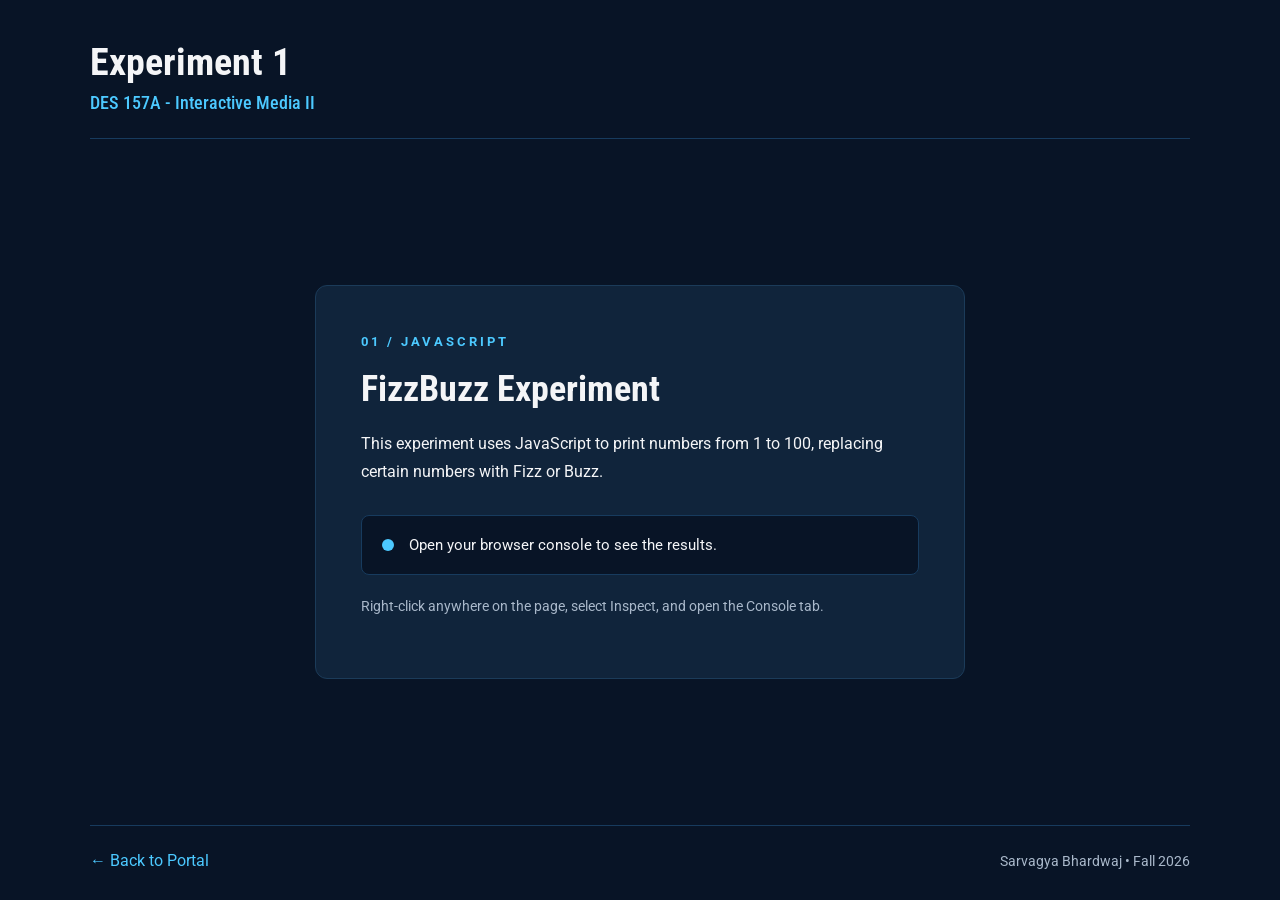
<file: exp1/index.html>
<!DOCTYPE html>
<html lang="en">

<head>
    <meta charset="UTF-8">
    <meta name="viewport" content="width=device-width, initial-scale=1.0">
    <title>Experiment 1 | DES 157A</title>

    <link rel="preconnect" href="https://fonts.googleapis.com">
    <link rel="preconnect" href="https://fonts.gstatic.com" crossorigin>
    <link href="https://fonts.googleapis.com/css2?family=Roboto+Condensed:wght@400;700&amp;family=Roboto:wght@400;500;700&amp;display=swap" rel="stylesheet">

    <link rel="stylesheet" href="styles.css">
</head>

<body>

    <div id="container">

        <header>
            <h1>Experiment 1</h1>
            <h2>DES 157A - Interactive Media II</h2>
        </header>

        <main>
            <section>
                <p class="number">01 / JAVASCRIPT</p>

                <h2>FizzBuzz Experiment</h2>

                <p>
                    This experiment uses JavaScript to print numbers
                    from 1 to 100, replacing certain numbers with
                    Fizz or Buzz.
                </p>

                <div class="console-message">
                    <span class="indicator"></span>
                    <p>Open your browser console to see the results.</p>
                </div>

                <p class="instructions">
                    Right-click anywhere on the page, select
                    Inspect, and open the Console tab.
                </p>
            </section>
        </main>

        <footer>
            <a href="../Portal/">← Back to Portal</a>
            <p>Sarvagya Bhardwaj • Fall 2026</p>
        </footer>

    </div>

    <script>
       // This program prints numbers from 1 to 100\
// If the number is divisible by 3 then print Fizz\
// If the number is divisible by 5 but not 3 then print Buzz
// Define start and end number
        const start = 1;
        const end = 100;

        // basically Count through the numbers from 1 to 100.
        for (let i = start; i <= end; i++) {

            // Checking if the number is divisible by 3 or 5.
            if (i % 3 === 0) {
                console.log("Fizz");
            }
            else if (i % 5 === 0) {
                console.log("Buzz");
            }
            else {
                console.log(i);
            }

        }
    </script>

</body>

</html>
</file>
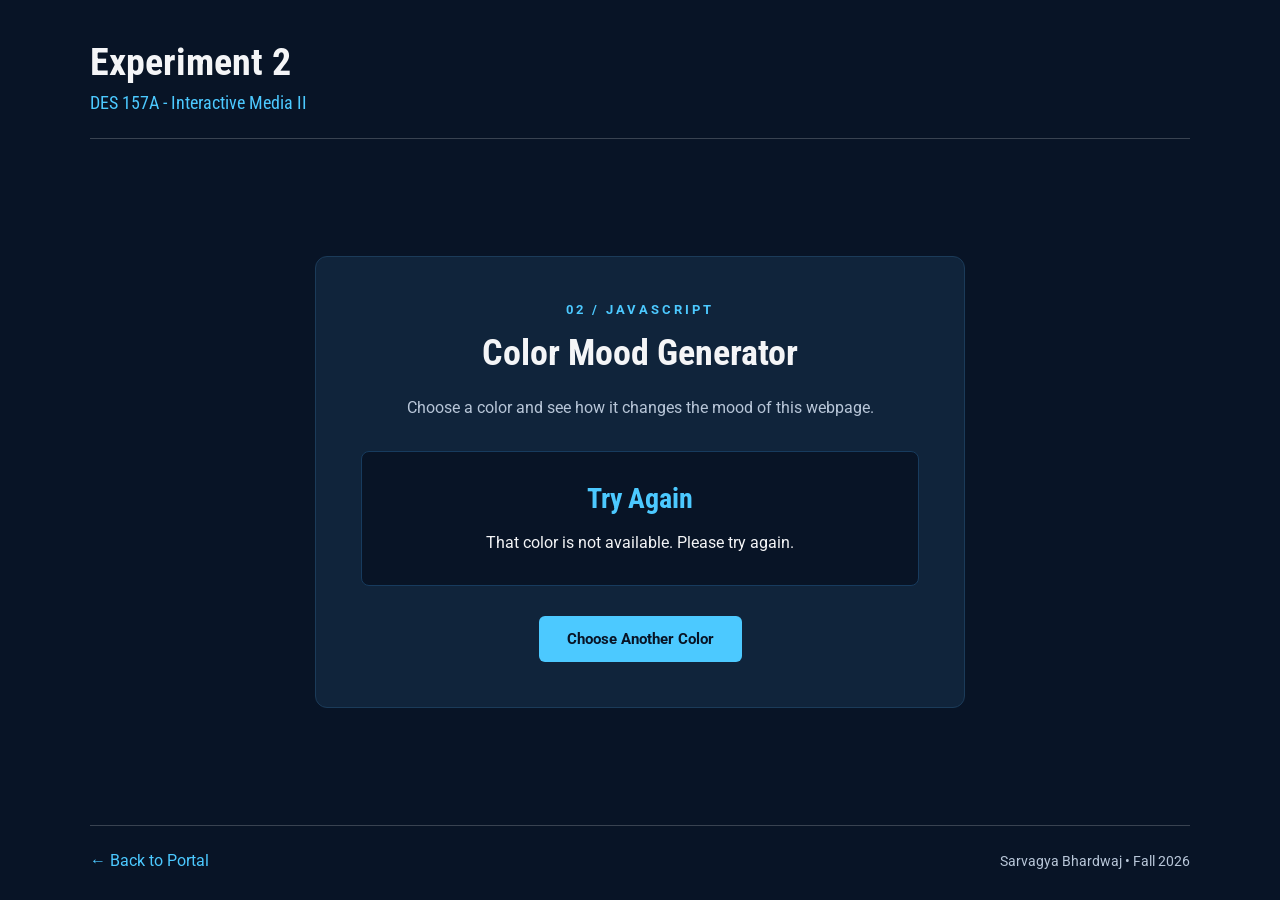
<file: exp2/index.html>
<!DOCTYPE html>
<html lang="en">

<head>
    <meta charset="UTF-8">
    <meta name="viewport" content="width=device-width, initial-scale=1.0">
    <title>Experiment 2 | DES 157A</title>

    <link rel="preconnect" href="https://fonts.googleapis.com">
    <link rel="preconnect" href="https://fonts.gstatic.com" crossorigin>
    <link href="https://fonts.googleapis.com/css2?family=Roboto+Condensed:wght@400;700&amp;family=Roboto:wght@400;500;700&amp;display=swap" rel="stylesheet">

    <link rel="stylesheet" href="styles.css">
</head>

<body>

    <div id="container">

        <header>
            <h1>Experiment 2</h1>
            <h2>DES 157A - Interactive Media II</h2>
        </header>

        <main>
            <section>
                <p class="number">02 / JAVASCRIPT</p>

                <h2>Color Mood Generator</h2>

                <p id="description">
                    Choose a color and see how it changes the mood
                    of this webpage.
                </p>

                <div id="result">
                    <h3 id="colorTitle">Your Color Mood</h3>
                    <p id="colorMessage">
                        Your result will appear here.
                    </p>
                </div>

                <button id="tryAgain">Choose Another Color</button>
            </section>
        </main>

        <footer>
            <a href="../Portal/">← Back to Portal</a>
            <p>Sarvagya Bhardwaj • Fall 2026</p>
        </footer>

    </div>

    <script>
        // This program asks the user to choose a color.
        // It uses functions, an array, selection, and a loop
        // to change the background and display a color mood.


        var colors = ["red", "blue", "green", "yellow"];

        // this asks the user to choose a color.
        function getColor() {
            var userColor = prompt(
                "Choose a color: red, blue, green, or yellow"
            );

            if (userColor === null) {
                return "";
            }

            return userColor.toLowerCase().trim();
        }

        // this wouldcheck the color and return a message.
        function checkColor(color) {

            var message = "";
            for (var i = 0; i < colors.length; i++) {

                if (color === colors[i]) {

                    // this would Choose a message based on the color.
                    if (color === "red") {
                        message = "Red represents energy, passion, and excitement.";
                    }
                    else if (color === "blue") {
                        message = "Blue represents calmness, peace, and creativity.";
                    }
                    else if (color === "green") {
                        message = "Green represents nature, growth, and balance.";
                    }
                    else if (color === "yellow") {
                        message = "Yellow represents happiness, warmth, and optimism.";
                    }

                    return message;
                }
            }

            return "That color is not available. Please try again.";
        }


        function displayColor() {

            var chosenColor = getColor();

            var resultMessage = checkColor(chosenColor);

            var title = document.getElementById("colorTitle");
            var message = document.getElementById("colorMessage");

            if (chosenColor === "red" ||
                chosenColor === "blue" ||
                chosenColor === "green" ||
                chosenColor === "yellow") {

                document.body.style.backgroundColor = chosenColor;

                title.innerHTML = "You Chose " + chosenColor.toUpperCase() + "!";
                message.innerHTML = resultMessage;
            }
            else {
                document.body.style.backgroundColor = "#081426";

                title.innerHTML = "Try Again";
                message.innerHTML = resultMessage;
            }
        }


        displayColor();
// lets them choose another color

        document.getElementById("tryAgain").onclick = displayColor;

    </script>

</body>

</html>
</file>
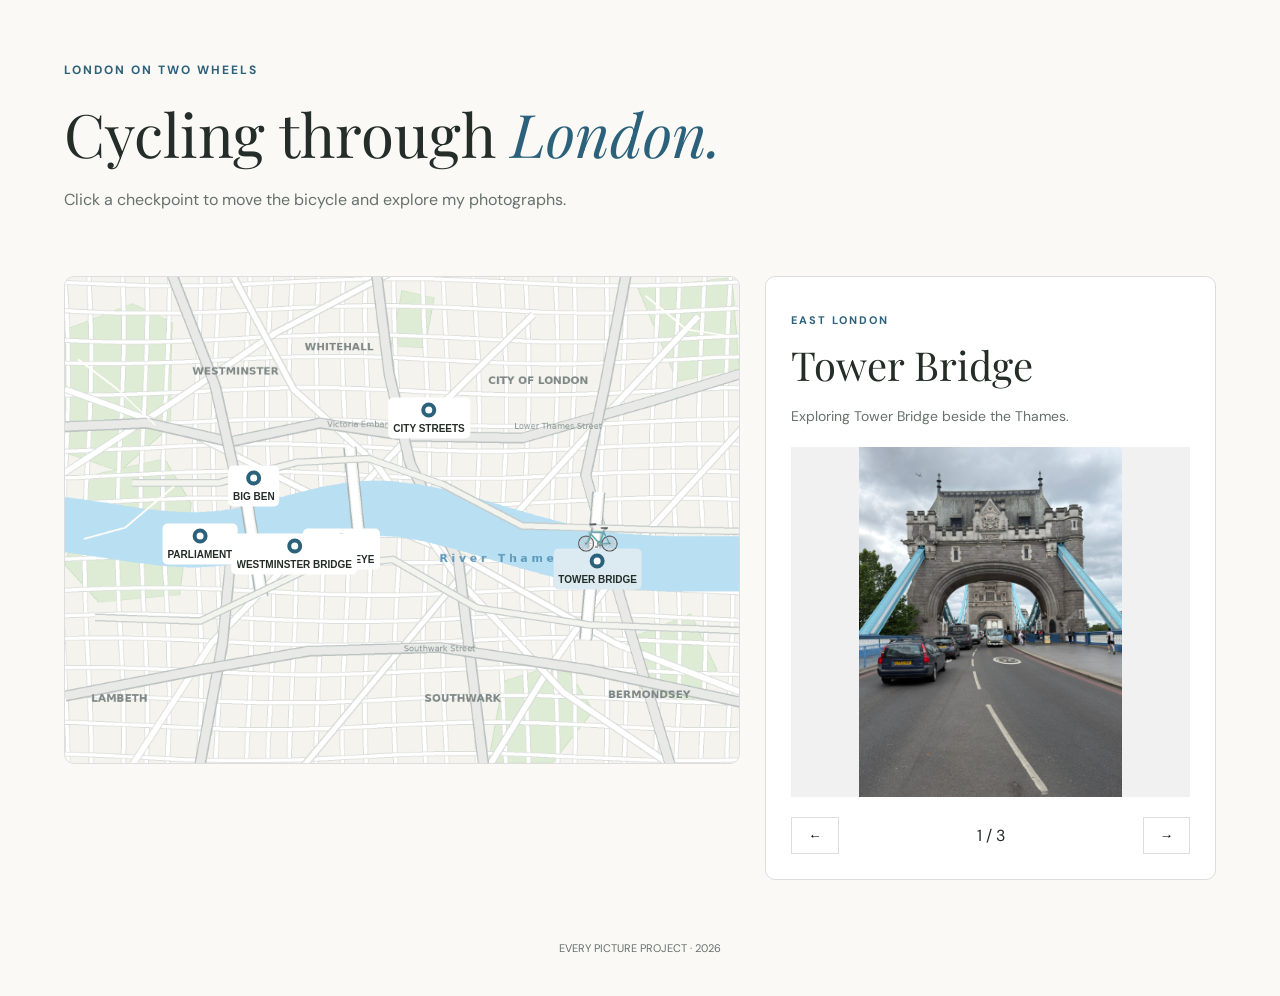
<file: everypicture/final/index.html>
<!DOCTYPE html>
<html lang="en">

<head>
    <meta charset="UTF-8">
    <meta name="viewport" content="width=device-width, initial-scale=1.0">
    <title>Pedaling Through London</title>

    <link rel="preconnect" href="https://fonts.googleapis.com">
    <link rel="preconnect" href="https://fonts.gstatic.com" crossorigin>
    <link href="https://fonts.googleapis.com/css2?family=DM+Sans:wght@400;500;700&family=Playfair+Display&display=swap" rel="stylesheet">

    <link rel="stylesheet" href="./styles.css">
    <script src="./script.js" defer></script>
</head>

<body>

    <header>
        <p class="subtitle">LONDON ON TWO WHEELS</p>
        <h1>Cycling through <em>London.</em></h1>
        <p>Click a checkpoint to move the bicycle and explore my photographs.</p>
    </header>

    <main>

        <section id="map">
            <img src="images/london-map.png" alt="Map of London">

            <button class="checkpoint" data-place="bridge" style="left:79%; top:60%;">
                <span class="dot"></span>
                TOWER BRIDGE
            </button>

            <button class="checkpoint" data-place="eye" style="left:41%; top:56%;">
                <span class="dot"></span>
                LONDON EYE
            </button>

            <button class="checkpoint" data-place="westminster" style="left:34%; top:57%;">
                <span class="dot"></span>
                WESTMINSTER BRIDGE
            </button>

            <button class="checkpoint" data-place="bigben" style="left:28%; top:43%;">
                <span class="dot"></span>
                BIG BEN
            </button>

            <button class="checkpoint" data-place="parliament" style="left:20%; top:55%;">
                <span class="dot"></span>
                PARLIAMENT
            </button>

            <button class="checkpoint" data-place="streets" style="left:54%; top:29%;">
                <span class="dot"></span>
                CITY STREETS
            </button>

            <div id="bike">🚲</div>
        </section>

        <section id="gallery">
            <p id="location-tag">EAST LONDON</p>
            <h2 id="location-title">Tower Bridge</h2>
            <p id="description">Exploring Tower Bridge beside the Thames.</p>

            <img id="photo" src="images/IMG_5601(1).jpeg" alt="Tower Bridge">

            <div id="controls">
                <button id="previous" aria-label="Previous photograph">←</button>
                <span id="counter">1 / 3</span>
                <button id="next" aria-label="Next photograph">→</button>
            </div>
        </section>

    </main>

    <footer>
        <p>EVERY PICTURE PROJECT · 2026</p>
    </footer>

</body>

</html>
</file>
<file: exp1/styles.css>
* {
    box-sizing: border-box;
}

body {
    margin: 0;
    background-color: #081426;
    color: #f4f5f7;
    font-family: "Roboto", sans-serif;
}

#container {
    width: 90%;
    max-width: 1100px;
    min-height: 100vh;
    margin: auto;
    display: flex;
    flex-direction: column;
}

header {
    padding: 40px 0 25px;
    border-bottom: 1px solid #173b5e;
}

header h1 {
    margin: 0;
    font-family: "Roboto Condensed", sans-serif;
    font-size: 38px;
    font-weight: 700;
}

header h2 {
    margin: 8px 0 0;
    color: #4cc9ff;
    font-family: "Roboto Condensed", sans-serif;
    font-size: 18px;
    font-weight: 500;
}

main {
    flex: 1;
    display: flex;
    justify-content: center;
    align-items: center;
    padding: 50px 0;
}

section {
    width: 100%;
    max-width: 650px;
    padding: 45px;
    background-color: #10243b;
    border: 1px solid #1b3b59;
    border-radius: 12px;
}

.number {
    margin: 0 0 15px;
    color: #4cc9ff;
    font-size: 13px;
    font-weight: 700;
    letter-spacing: 3px;
}

section h2 {
    margin: 0 0 20px;
    font-family: "Roboto Condensed", sans-serif;
    font-size: 36px;
}

section > p {
    line-height: 1.7;
}

.console-message {
    display: flex;
    align-items: center;
    gap: 15px;
    margin-top: 30px;
    padding: 20px;
    background-color: #081426;
    border: 1px solid #173b5e;
    border-radius: 8px;
}

.console-message p {
    margin: 0;
    font-size: 15px;
}

.indicator {
    width: 12px;
    height: 12px;
    flex-shrink: 0;
    background-color: #4cc9ff;
    border-radius: 50%;
}

.instructions {
    margin-top: 20px;
    color: #a9b8ca;
    font-size: 14px;
}

footer {
    display: flex;
    justify-content: space-between;
    align-items: center;
    gap: 20px;
    padding: 25px 0 30px;
    border-top: 1px solid #173b5e;
}

footer a {
    color: #4cc9ff;
    text-decoration: none;
    transition: color 0.3s ease;
}

footer a:hover {
    color: #f4f5f7;
}

footer p {
    margin: 0;
    color: #a9b8ca;
    font-size: 14px;
}

@media (max-width: 650px) {
    header h1 {
        font-size: 30px;
    }

    section {
        padding: 28px 22px;
    }

    section h2 {
        font-size: 30px;
    }

    footer {
        flex-direction: column;
        align-items: flex-start;
    }
}
</file>
<file: exp2/styles.css>
* {
    box-sizing: border-box;
}

body {
    margin: 0;
    background-color: #081426;
    color: #f4f5f7;
    font-family: "Roboto", sans-serif;
    transition: background-color 0.6s ease;
}

#container {
    width: 90%;
    max-width: 1100px;
    min-height: 100vh;
    margin: auto;
    display: flex;
    flex-direction: column;
}

header {
    padding: 40px 0 25px;
    border-bottom: 1px solid rgba(255, 255, 255, 0.2);
}

header h1 {
    margin: 0;
    font-family: "Roboto Condensed", sans-serif;
    font-size: 38px;
}

header h2 {
    margin: 8px 0 0;
    color: #4cc9ff;
    font-family: "Roboto Condensed", sans-serif;
    font-size: 18px;
    font-weight: 400;
}

main {
    flex: 1;
    display: flex;
    justify-content: center;
    align-items: center;
    padding: 50px 0;
}

section {
    width: 100%;
    max-width: 650px;
    padding: 45px;
    background-color: #10243b;
    border: 1px solid #1b3b59;
    border-radius: 12px;
    text-align: center;
}

.number {
    margin: 0 0 15px;
    color: #4cc9ff;
    font-size: 13px;
    font-weight: 700;
    letter-spacing: 3px;
}

section h2 {
    margin: 0 0 20px;
    font-family: "Roboto Condensed", sans-serif;
    font-size: 36px;
}

#description {
    line-height: 1.7;
    color: #b8c6d8;
}

#result {
    margin-top: 30px;
    padding: 30px 20px;
    background-color: #081426;
    border: 1px solid #173b5e;
    border-radius: 8px;
}

#result h3 {
    margin: 0 0 15px;
    color: #4cc9ff;
    font-family: "Roboto Condensed", sans-serif;
    font-size: 28px;
}

#result p {
    margin: 0;
    line-height: 1.6;
    color: #f4f5f7;
}

button {
    margin-top: 30px;
    padding: 14px 28px;
    background-color: #4cc9ff;
    color: #081426;
    border: none;
    border-radius: 6px;
    font-family: "Roboto", sans-serif;
    font-size: 15px;
    font-weight: 700;
    cursor: pointer;
    transition: background-color 0.3s ease;
}

button:hover {
    background-color: #9be4ff;
}

footer {
    display: flex;
    justify-content: space-between;
    align-items: center;
    gap: 20px;
    padding: 25px 0 30px;
    border-top: 1px solid rgba(255, 255, 255, 0.2);
}

footer a {
    color: #4cc9ff;
    text-decoration: none;
}

footer a:hover {
    color: #ffffff;
}

footer p {
    margin: 0;
    color: #b8c6d8;
    font-size: 14px;
}

@media (max-width: 650px) {
    header h1 {
        font-size: 30px;
    }

    section {
        padding: 30px 22px;
    }

    section h2 {
        font-size: 30px;
    }

    footer {
        flex-direction: column;
        align-items: flex-start;
    }
}
</file>
<file: everypicture/final/styles.css>
* {
    box-sizing: border-box;
}

body {
    margin: 0;
    background-color: #faf9f5;
    color: #242d27;
    font-family: 'DM Sans', sans-serif;
}

header {
    max-width: 1400px;
    margin: auto;
    padding: 50px 5% 30px;
}

.subtitle {
    color: #2c617b;
    font-size: 12px;
    font-weight: 700;
    letter-spacing: 2px;
}

h1, h2 {
    font-family: 'Playfair Display', serif;
    font-weight: 400;
}

h1 {
    font-size: 60px;
    margin: 15px 0;
}

h1 em {
    color: #2c617b;
}

header p {
    color: #67716b;
}

main {
    max-width: 1400px;
    margin: auto;
    padding: 20px 5%;
    display: grid;
    grid-template-columns: 1.5fr 1fr;
    gap: 25px;
    align-items: start;
}

#map {
    position: relative;
    width: 100%;
    aspect-ratio: 900 / 650;
    border: 1px solid #ddd;
    border-radius: 10px;
    overflow: hidden;
}

#map img {
    display: block;
    width: 100%;
    height: 100%;
}

.checkpoint {
    position: absolute;
    transform: translate(-50%, -50%);
    display: flex;
    flex-direction: column;
    align-items: center;
    gap: 5px;
    padding: 5px;
    border: none;
    border-radius: 5px;
    background: white;
    color: #242d27;
    font-size: 10px;
    font-weight: 700;
    cursor: pointer;
    z-index: 2;
}

.dot {
    width: 15px;
    height: 15px;
    border: 4px solid #2c617b;
    border-radius: 50%;
    background: white;
}

.checkpoint:hover,
.checkpoint.active {
    background-color: #dcebf1;
}

#bike {
    position: absolute;
    left: 79%;
    top: 60%;
    transform: translate(-50%, -130%);
    font-size: 35px;
    pointer-events: none;
    transition: left 1s ease, top 1s ease;
    z-index: 3;
}

#gallery {
    padding: 25px;
    border: 1px solid #ddd;
    border-radius: 10px;
    background: white;
}

#location-tag {
    color: #2c617b;
    font-size: 11px;
    font-weight: 700;
    letter-spacing: 2px;
}

h2 {
    font-size: 40px;
    margin: 10px 0;
}

#description {
    color: #67716b;
    font-size: 14px;
    line-height: 1.6;
}

#photo {
    display: block;
    width: 100%;
    height: 350px;
    object-fit: contain;
    background: #f1f1f1;
    margin-top: 20px;
}

#controls {
    display: flex;
    justify-content: space-between;
    align-items: center;
    margin-top: 20px;
}

#controls button {
    padding: 10px 16px;
    border: 1px solid #ddd;
    background: white;
    cursor: pointer;
}

#controls button:hover {
    background: #dcebf1;
}

footer {
    text-align: center;
    padding: 30px;
    color: #67716b;
    font-size: 11px;
}

@media screen and (max-width: 800px) {

    main {
        grid-template-columns: 1fr;
    }

    h1 {
        font-size: 42px;
    }

    .checkpoint {
        font-size: 7px;
        padding: 3px;
    }

    #bike {
        font-size: 25px;
    }

    #photo {
        height: 300px;
    }
}
</file>
